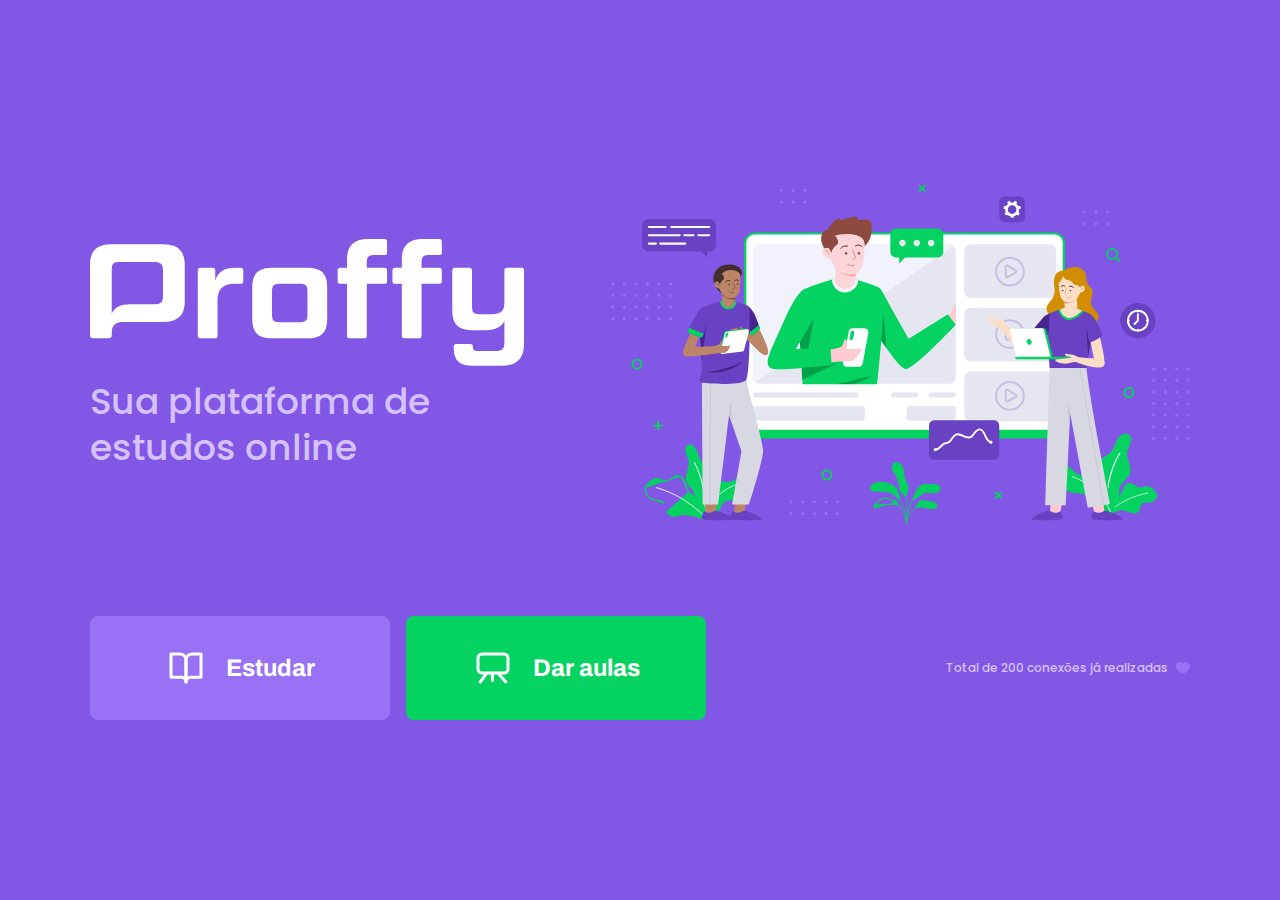
<file: index.html>
<!DOCTYPE html>
<html lang="pt-BR">
<head>
    <meta charset="UTF-8">
    <meta name="viewport" content="width=device-width, initial-scale=1.0">
    <link rel="shortcut icon" href="/assets/img/favicon.png" type="image/x-icon">
    <title>Proffy | Sua plataforma de estudos online</title>
    <link href="https://fonts.googleapis.com/css2?family=Archivo:wght@400;700&amp;family=Poppins:wght@400;600&amp;display=swap" rel="stylesheet">
    <link rel="stylesheet" href="./assets/css/main.css">
    <link rel="stylesheet" href="./assets/css/partials/page-landing.css">
</head>
<body id="page-landing">
    <div id="container">
        <div class="logo-container">
            <img src="./assets/img/logo.svg" alt="Proffy">
            <h2>Sua plataforma de estudos online</h2>
        </div>
        <img class="hero-image" src="./assets/img/landing.svg" alt="Plataforma de estudos">
        <div class="buttons-container">
            <a class="study" href="./study.html">
                <img src="./assets/img/icons/study.svg" alt="Estudar">
                Estudar
            </a>
            <a class="give-classes" href="./give-classes.html">
                <img src="./assets/img/icons/give-classes.svg" alt="Dar aulas">
                Dar aulas
            </a>
        </div>
        <p class="total-connections">
            Total de 200 conexões já realizadas
            <img src="./assets/img/icons/purple-heart.svg" alt="Coração roxo">
        </p>
    </div>
</body>
</html>
</file>
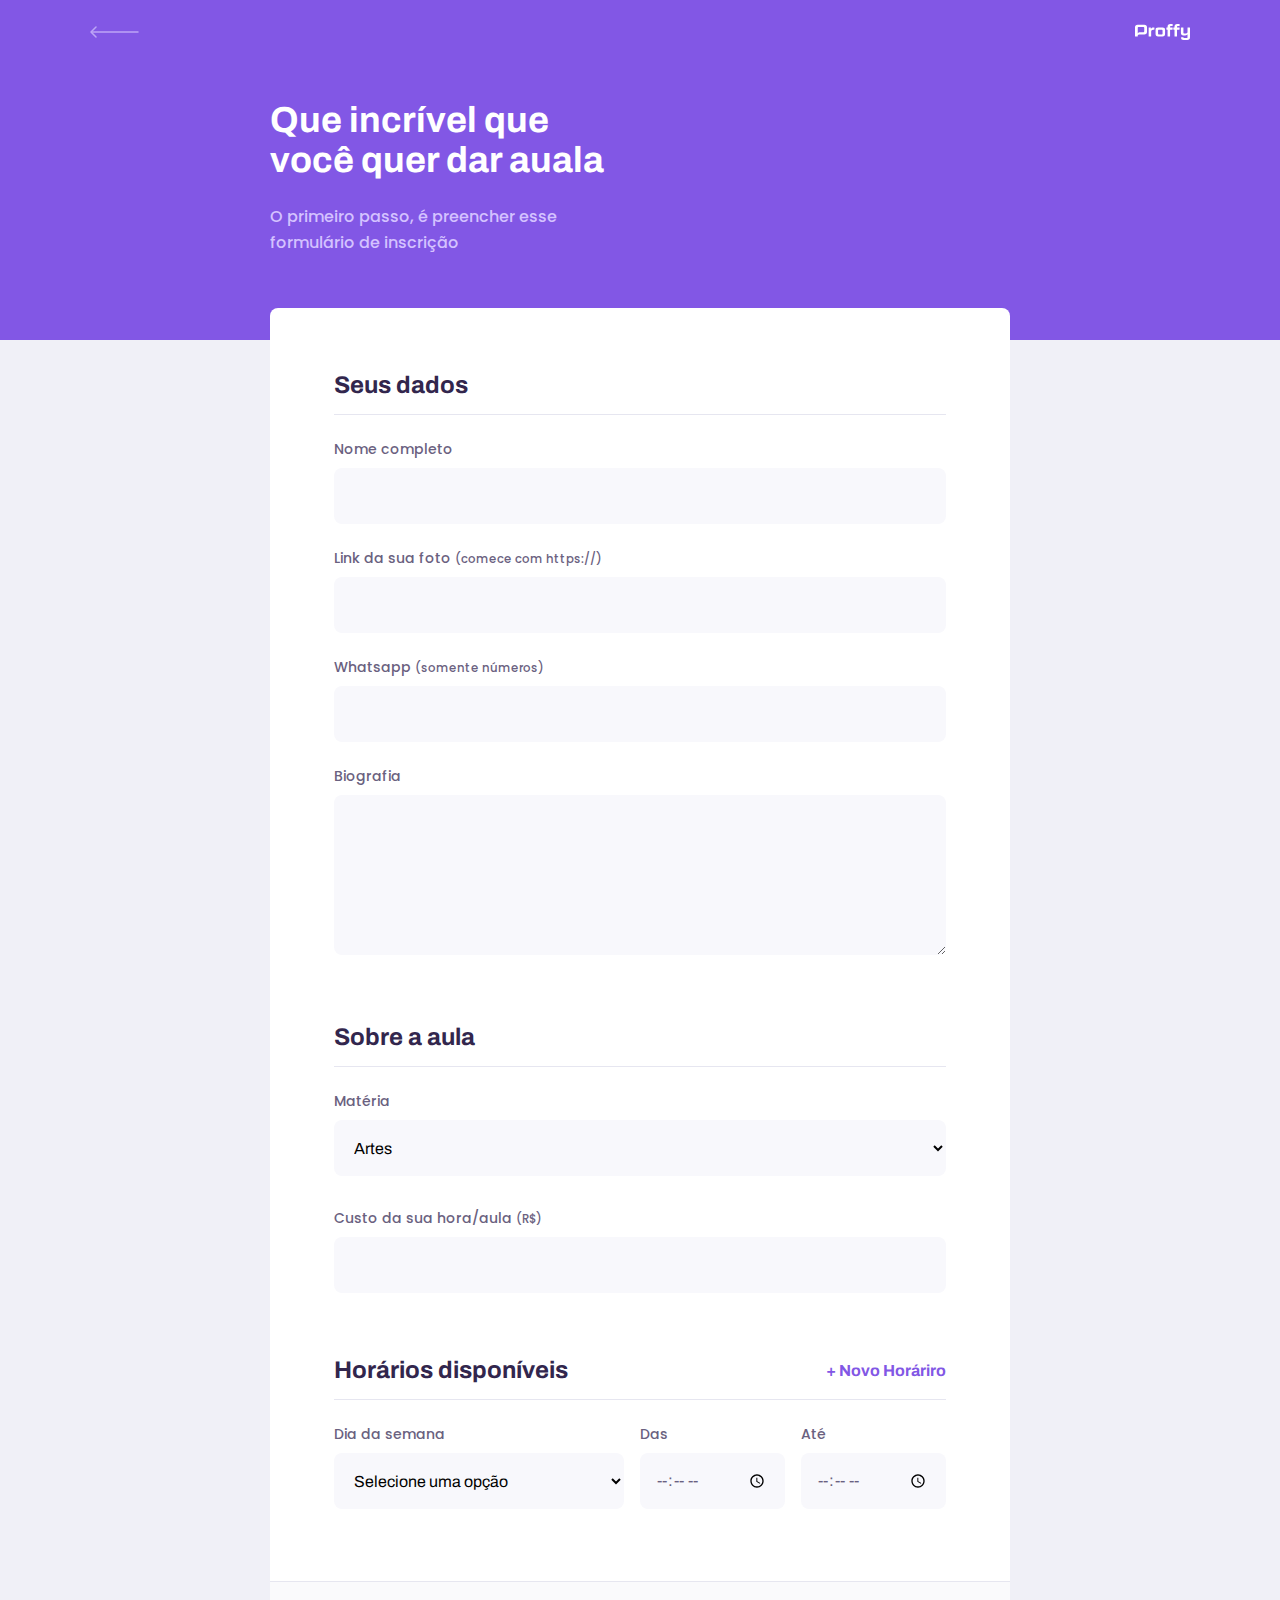
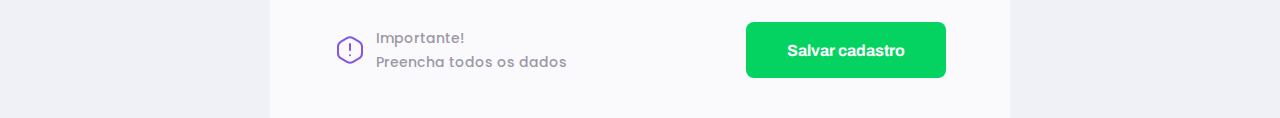
<file: give-classes.html>
<!DOCTYPE html>
<html lang="pt-BR">
<head>
    <meta charset="UTF-8">
    <meta name="viewport" content="width=device-width, initial-scale=1.0">
    <title>Proffy | Sua plataforma de estudos online</title>
    <link rel="shortcut icon" href="/assets/img/favicon.png" type="image/x-icon">
    <link href="https://fonts.googleapis.com/css2?family=Archivo:wght@400;700&amp;family=Poppins:wght@400;600&amp;display=swap" rel="stylesheet">
    <link rel="stylesheet" href="./assets/css/main.css">
    <link rel="stylesheet" href="./assets/css/partials/header.css">
    <link rel="stylesheet" href="./assets/css/partials/forms.css">
    <link rel="stylesheet" href="./assets/css/partials/give-classes.css">
</head>
<body id="page-give-classes">
    <div id="container">
        <header class="page-header">
            <div class="top-bar-container">
                <a href="./index.html">
                    <img src="./assets/img/icons/back.svg" alt="Voltar">
                </a>
                <img src="./assets/img/logo.svg" alt="Proffy">
            </div>
            <div class="header-content">
                <strong>Que incrível que você quer dar auala</strong>
                <p>O primeiro passo, é preencher esse formulário de inscrição</p>
            </div>
        </header>
        <main>
            <form action="" id="create-class">
                <fieldset>
                    <legend>Seus dados</legend>
                    <div class="input-block">
                        <label for="name">Nome completo</label>
                        <input type="name" id="name" required>
                    </div>
                    <div class="input-block">
                        <label for="avatar">Link da sua foto <small>(comece com https://)</small></label>
                        <input type="url" id="avatar" name="avatar" required>
                    </div>
                    <div class="input-block">
                        <label for="whatsapp">Whatsapp <small>(somente números)</small></label>
                        <input type="number" id="whatsapp" name="whatsapp" required>
                    </div>
                    <div class="textarea-block">
                        <label for="bio">Biografia</label>
                        <textarea name="bio" id="bio" required></textarea>
                    </div>
                </fieldset>

                <fieldset>
                    <legend>Sobre a aula</legend>
                    <div class="select-block">
                        <label for="subject">Matéria</label>
                        <select name="subject" id="subject" required>
                            <option value="" disabled="" hidden="">Selecione uma opção</option>
                                <option value="1">Artes</option>
                                <option value="2">Biologia</option>
                                <option value="3">Ciências</option>
                                <option value="4">Educação física</option>
                                <option value="5">Física</option>
                                <option value="6">Geografia</option>
                                <option value="7">História</option>
                                <option value="8">Matemática</option>
                                <option value="9">Português</option>
                                <option value="10">Química</option>
                        </select>
                    </div>

                    <div class="input-block">
                        <label for="cost">Custo da sua hora/aula <small>(R$)</small></label>
                        <input type="number" id="cost" required>
                    </div>
                </fieldset>

                <fieldset id="schedule-itens">
                    <legend>Horários disponíveis
                        <button id="add-time">+ Novo Horáriro</button>
                    </legend>
                    <div class="schedule-item">
                        <div class="select-block">
                            <label for="weekday">Dia da semana</label>
                            <select name="weekday[]" required>
                                <option value="">Selecione uma opção</option>
                                <option value="0">Domingo</option>
                                <option value="1">Segunda-feira</option>
                                <option value="2">Terça-feira</option>
                                <option value="3">Quarta-feira</option>
                                <option value="4">Quinta-feira</option>
                                <option value="5">Sexta-feira</option>
                                <option value="6">Sábado</option>
                            </select>
                        </div>
                        <div class="input-block">
                            <label for="time_from">Das</label>
                            <input type="time" name="time_from[]">
                        </div>
                        <div class="input-block">
                            <label for="time_to">Até</label>
                            <input type="time" name="time_to[]">
                        </div>
                    </div>
                </fieldset>
            </form>
            <footer>
                <p>
                    <img src="./assets/img/icons/warning.svg" alt="Aviso Importante">Importante! <br> Preencha todos os dados
                </p>
                <button type="submit" form="create-class">Salvar cadastro</button>
            </footer>
        </main>
    </div>

    <script src="./assets/js/addField.js"></script>
</body>
</html>
</file>
<file: assets/css/main.css>
:root{
    --color-background: #F0F0F7;
    --color-primary-lighter: #9871F5;
    --color-primary-light: #916BEA;
    --color-primary: #8257E5;
    --color-primary-dark: #774DD6;
    --color-primary-darker: #6842c2;
    --color-secondary: #04D361;
    --color-secondary-dark: #04BF58;
    --color-title-in-primary: #FFFFFF;
    --color-text-in-primary: #D4C2FF;
    --color-text-title: #32264D;
    --color-text-complement: #9C98A6;
    --color-text-base: #6A6180;
    --color-line-in-white: #E6E6F0;
    --color-input-background: #F8F8FC;
    --color-button-text: #FFFFFF;
    --color-box-base: #FFFFFF;
    --color-box-footer: #FAFAFC;
    --color-small-info: #C1BCCC;
    font-size: 60%; /* controle das medidas rem */
}

*{
    margin: 0;
    padding: 0;
    box-sizing: border-box;
}

html, body{
    height: 100vh;
}

body{
    background: var(--color-background);
    display: flex;
    align-items: center;
    justify-content: center;
}

body, 
input, 
button, 
textarea{
    font-weight: 500;
    font-family: Poppins, Helvetica, sans-serif;
    color: var(--color-text-base);
}

#container{
    width: 90vw;
    max-width: 700px;
}

@media(min-width: 700px){
    :root{
        font-size: 62.5%; /* todo 1rem vai ser relativo a 10px */
    }
}
</file>
<file: assets/css/partials/page-landing.css>
#page-landing{
    background: var(--color-primary);
}
#page-landing #container{
    color: var(--color-text-in-primary);
}

.logo-container{
    text-align: center;
    margin-bottom: 3.2em;

}
.logo-container img{
    height: 8rem;
}
.logo-container h2{
    font-weight: 500;
    font-size: 3.6rem;
    line-height: 4.6rem;
    margin-top: 0.8rem;
}

.hero-image{
    width: 100%;
}

.buttons-container{
    display: flex;
    justify-content: center;
    margin: 3.2rem 0;
}
.buttons-container a{
    width: 30rem;
    height: 10.4rem;
    border-radius: 0.8rem;
    margin-right: 1.6rem;
    font: 700 2.4rem Archivo;

    display: flex;
    align-items: center;
    justify-content: center;

    text-decoration: none;
    transition: background 0.2s;
    color: var(--color-button-text);
}
.buttons-container a img{
    width: 4rem;
    margin-right: 2rem;
}
.buttons-container a.study{
    background-color: var(--color-primary-lighter);
}
.buttons-container a.study:hover{
    background-color: var(--color-primary-light);
}
.buttons-container a.give-classes{
    background-color: var(--color-secondary);
    margin-right: 0;
}
.buttons-container a.give-classes:hover{
    background-color: var(--color-secondary-dark);
}

.total-connections{
    font-size: 1.8rem;
    display: flex;
    align-items: center;
    justify-content: center;
}
.total-connections img{
    margin-left: 0.8rem;
}

@media(max-width: 699px){
    :root{
        font-size: 40%; /* modificar as medidas em rem */
    }
}

@media(min-width: 1100px){
    #page-landing #container{
        max-width: 1100px;
        display: grid;
        grid-template-columns: 2fr 1fr 2fr;
        grid-template-rows: 350px 1fr;
        grid-template-areas: 
            "proffy image image"
            "button button texting";
        column-gap: 87px;
        row-gap: 86px;
    }

    .logo-container{
        grid-area: proffy;
        text-align: initial;
        align-self: center;
        margin: 0;
    }
    .logo-container img{
        height: 127px;
    }

    .hero-image{
        grid-area: image;
        height: 350px;
    }

    .buttons-container{
        grid-area: button;
        justify-content: flex-start;
        margin: 0;
    }

    .total-connections{
        grid-area: texting;
        justify-self: end;
        font-size: 1.2rem;
    }
}
</file>
<file: assets/css/partials/header.css>
.page-header{
    background-color: var(--color-primary);
    display: flex;
    flex-direction: column;
}

.page-header .top-bar-container{
    width: 90%;
    margin: 0 auto;
    display: flex;
    align-items: center;
    justify-content: space-between;
    padding: 1.6rem 0;
}

.page-header .top-bar-container a{
    height: 3.2rem;
    transition: opacity 0.2s;
}
.page-header .top-bar-container a:hover{
    opacity: 0.6;
}

.page-header .top-bar-container > img{
    height: 1.6rem;
}

.page-header .header-content{
    width: 90%;
    margin: 3.2rem auto;
    position: relative;
}

.page-header .header-content strong{
    line-height: 4.2rem;
    font: 700 3.6rem Archivo;
    color: var(--color-title-in-primary);
}

.page-header .header-content p{
    max-width: 30rem;
    font-size: 1.6rem;
    line-height: 2.6rem;
    color: var(--color-text-in-primary);
    margin-top: 2.4rem;
}

@media (min-width:700px){
   
    .page-header{
        height: 340px; 
    }
    .page-header .top-bar-container{
        max-width: 1100px;
    }
    .page-header .header-content{
        max-width: 740px;
        margin: 0 auto;

        flex: 1 1;
        padding-bottom: 48px;
        display: flex;
        flex-direction: column;
        justify-content: center;
    }
    .page-header .header-content strong{
        max-width: 350px;
    }

}
</file>
<file: assets/css/partials/forms.css>
.select-block label,
.input-block label,
.textarea-block label{
    font-size: 1.4rem;
    color: var(--color-text-complements);
}
.select-block select{
    margin-bottom: 0.8rem;
}
.input-block input,
.select-block select,
.textarea-block textarea{
    width: 100%;
    height: 5.6rem;
    margin-top: 0.8rem;
    border-radius: 0.8rem;
    background-color: var(--color-input-background);
    border: 1px solid var(--color-line-in-write);
    outline: 0;
    padding: 0 1.6rem;
    font: 1.6rem Archivo;
}
.textarea-block textarea{
    padding: 1.2rem 1.6rem;
    height: 16rem;
    resize: vertical;
}
.input-block,
.textarea-block{
    position: relative;
}
.input-block:focus-within::after,
.textarea-block:focus-within::after{
    content: "";

    width: calc(100% - 3.2rem);
    height: 2px;
    background-color: var(--color-primary-light);
    position: absolute;
    left: 1.6rem;
    bottom: 0;
}
</file>
<file: assets/css/partials/give-classes.css>
#page-give-classes #container{
    width: 100vw;
    height: 100vh;
}

#page-give-classes .page-header .header-content{
    margin-bottom: 6.4rem;
}

#page-give-classes main{
    background: var(--color-box-base);
    width: 100%;
    max-width: 74rem;
    border-radius: 0.8rem;
    margin: -3.2rem auto 3.2rem;
    padding-top: 6.4rem;
}

#page-give-classes fieldset{
    border: none;
    padding: 0 2.4rem;
}

#page-give-classes fieldset legend{
    font: 700 2.4rem Archivo;
    color: var(--color-text-title);
    margin-bottom: 2.4rem;
    display: flex;
    align-items: center;
    justify-content: space-between;
    width: 100%;
    padding-bottom: 1.6rem;
    border-bottom: 1px solid var(--color-line-in-white);
}

#page-give-classes fieldset legend button{
    background: none;
    border: none;
    color: var(--color-primary);
    font: 700 1.6rem Archivo;
    cursor: pointer;
    transition: 0.3s;
}

#page-give-classes fieldset legend button:hover{
    transform: translateY(-2px);
    color: var(--color-primary-dark);
}

#page-give-classes fieldset+fieldset{
    margin-top: 6.4rem;
}

#page-give-classes main footer{
    padding: 4rem 2.4rem;
    background-color: var(--color-box-footer);
    border-top: 1px solid var(--color-line-in-white);
    margin-top: 6.4rem;
}

#page-give-classes main footer p{
    display: flex;
    align-items: center;
    justify-content: center;
    font-size: 1.4rem;
    line-height: 2.4rem;
    color: var(--color-text-complement);
}

#page-give-classes main footer p img{
    margin-right: 1rem;
}

#page-give-classes main footer button{
    width: 100%;
    height: 5.6rem;
    background-color: var(--color-secondary);
    color: var(--color-button-text);
    border: 0;
    border-radius: 0.8rem;
    cursor: pointer;
    font: 700 1.6rem Archivo;
    display: flex;
    align-items: center;
    justify-content: center;
    text-decoration: none;
    transition: 0.2s;
    margin-top: 3.2rem;
}

#page-give-classes main footer button:hover{
    background-color: var(--color-secondary-dark);
}

#page-give-classes .input-block+.input-block,
#page-give-classes .input-block+.textarea-block,
#page-give-classes .select-block+.input-block{
    margin-top: 2.4rem;
}

.schedule-item+.schedule-item{
    margin-top: 3.2rem;
    padding-top: 3.2rem;
    border-top: 1px solid var(--color-line-in-white);
}

@media(min-width: 700px){
    #page-give-classes #container{
        max-width: 100vw;
    }

    #page-give-classes .page-header .header-content{
        margin-bottom: 0;
    }

    #page-give-classes main fieldset{
        padding: 0 64px;
    }

    .schedule-item{
        display: grid;
        grid-template-columns: 2fr 1fr 1fr;
        column-gap: 1.6rem;
    }

    #page-give-classes #schedule-itens .select-block+.input-block,
    #page-give-classes  #schedule-itens .input-block+.input-block{
        margin-top: 0;
    }

    #page-give-classes main footer{
        padding: 40px 64px;
        display: flex;
        align-items: center;
        justify-content: space-between;
    }

    #page-give-classes main footer button{
        margin-top: 0;
        width: 200px;
    }

}
</file>
